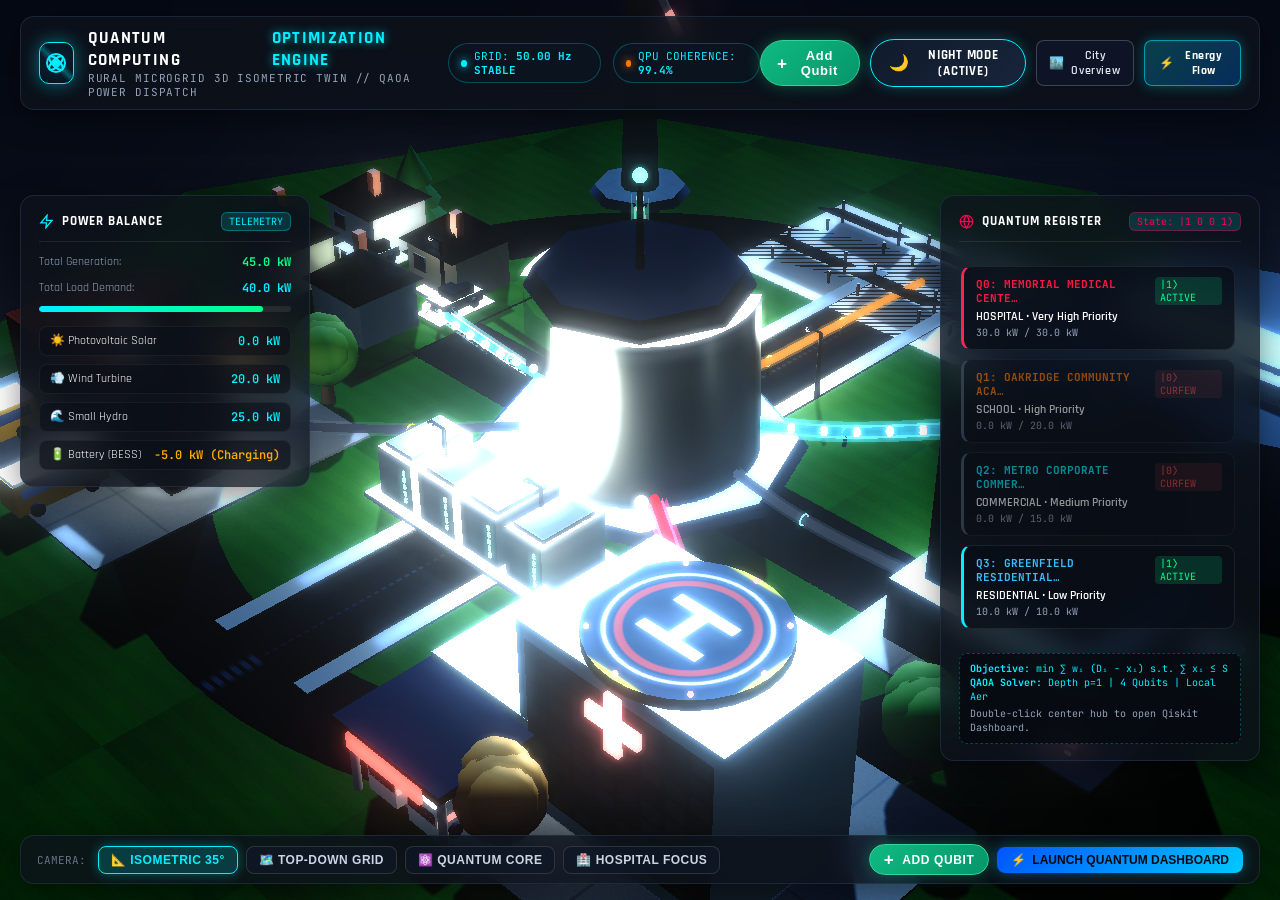
<file: Physics Project/index.html>
<!DOCTYPE html>
<html lang="en">
<head>
    <meta charset="UTF-8">
    <meta http-equiv="refresh" content="0; url=microgrid_3d/index.html">
    <title>Redirecting to Quantum Microgrid 3D Engine...</title>
    <script>
        window.location.href = "microgrid_3d/index.html";
    </script>
</head>
<body style="background:#07090E; color:#00F0FF; font-family:sans-serif; display:flex; align-items:center; justify-content:center; height:100vh; margin:0;">
    <div style="text-align:center;">
        <h2>⚡ Loading Quantum Computing Optimization Engine 3D...</h2>
        <p><a href="microgrid_3d/index.html" style="color:#00F0FF;">Click here if not redirected automatically.</a></p>
    </div>
</body>
</html>
</file>
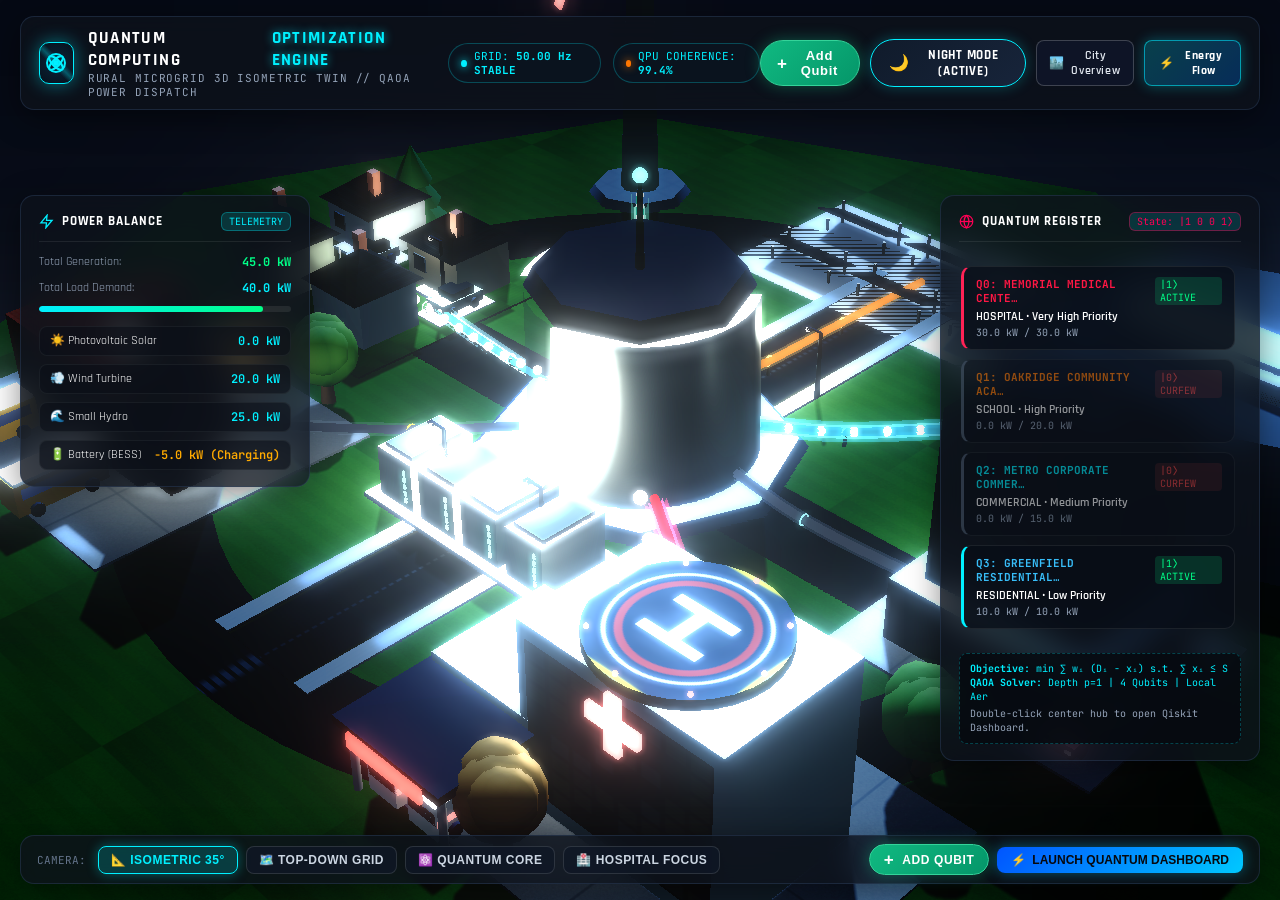
<file: Physics Project/microgrid_3d/index.html>
<!DOCTYPE html>
<html lang="en">
<head>
    <meta charset="UTF-8">
    <meta name="viewport" content="width=device-width, initial-scale=1.0">
    <title>Quantum Computing Optimization Engine | Rural Microgrid 3D Digital Twin</title>
    <link rel="preconnect" href="https://fonts.googleapis.com">
    <link rel="preconnect" href="https://fonts.gstatic.com" crossorigin>
    <link href="https://fonts.googleapis.com/css2?family=JetBrains+Mono:wght@400;600;700&family=Rajdhani:wght@500;600;700&display=swap" rel="stylesheet">
    <link rel="stylesheet" href="styles.css">

    <!-- Three.js and Postprocessing Libraries (Local with CDN Fallback) -->
    <script src="libs/three.min.js"></script>
    <script>
        if (typeof THREE === 'undefined') {
            document.write('<script src="https://cdnjs.cloudflare.com/ajax/libs/three.js/r128/three.min.js"><\/script>');
        }
    </script>
    <script src="libs/OrbitControls.js"></script>
    <script>
        if (typeof THREE.OrbitControls === 'undefined') {
            document.write('<script src="https://cdn.jsdelivr.net/npm/three@0.128.0/examples/js/controls/OrbitControls.js"><\/script>');
        }
    </script>
    <script src="libs/EffectComposer.js"></script>
    <script src="libs/RenderPass.js"></script>
    <script src="libs/ShaderPass.js"></script>
    <script src="libs/CopyShader.js"></script>
    <script src="libs/LuminosityHighPassShader.js"></script>
    <script src="libs/UnrealBloomPass.js"></script>
</head>
<body>
    <!-- 3D WebGL Canvas Viewport -->
    <div id="canvas-container"></div>

    <!-- 3D Projected Floating Energy Flow Panels (Silent Cinematic Energy Flow) -->
    <div id="floating-energy-panels-container"></div>

    <!-- UI Overlay Layer -->
    <div id="ui-overlay">
        <!-- 1. Top Navigation Bar -->
        <header class="top-nav interactive-ui">
            <div class="brand-section">
                <div class="quantum-logo-box">
                    <svg width="24" height="24" viewBox="0 0 24 24" fill="none" stroke="#00F0FF" stroke-width="2" stroke-linecap="round" stroke-linejoin="round">
                        <circle cx="12" cy="12" r="9"></circle>
                        <ellipse cx="12" cy="12" rx="9" ry="3.5" transform="rotate(45 12 12)"></ellipse>
                        <ellipse cx="12" cy="12" rx="9" ry="3.5" transform="rotate(-45 12 12)"></ellipse>
                        <circle cx="12" cy="12" r="2" fill="#00F0FF"></circle>
                    </svg>
                </div>
                <div class="brand-text">
                    <h1>Quantum Computing <span>Optimization Engine</span></h1>
                    <div class="brand-subtitle">RURAL MICROGRID 3D ISOMETRIC TWIN // QAOA POWER DISPATCH</div>
                </div>
            </div>

            <div class="status-telemetry-group">
                <div class="status-pill">
                    <div class="pulse-dot"></div>
                    <span>GRID: <strong>50.00 Hz STABLE</strong></span>
                </div>
                <div class="status-pill">
                    <div class="pulse-dot orange"></div>
                    <span>QPU COHERENCE: <strong>99.4%</strong></span>
                </div>
            </div>

            <!-- Cinematic Day/Night Control & Add Qubit -->
            <div class="day-night-control-group">
                <button id="btn-add-qubit-nav" class="btn-add-qubit" title="Add a new infrastructure node to the microgrid">
                    <span class="plus-icon">+</span>
                    <span>Add Qubit</span>
                </button>
                <button id="day-night-btn" class="toggle-switch-btn" title="Toggle Day/Night Cinematic Environmental Transition">
                    <span id="day-night-icon" class="icon">🌙</span>
                    <span id="day-night-text">NIGHT MODE (ACTIVE)</span>
                </button>
                <button id="cinematic-movie-btn" class="cinematic-movie-btn" title="Automated 360-degree City Overview">
                    <span>🏙️</span> City Overview
                </button>
                <button id="btn-energy-flow" class="energy-flow-btn" title="Trigger Cinematic Energy Flow & Audio Sequence">
                    <span class="bolt-icon">⚡</span> Energy Flow
                </button>
            </div>
        </header>

        <!-- Floating Cinematic Camera Reset Button -->
        <button id="btn-reset-view" class="floating-reset-btn" title="Return to default full-city isometric view" onclick="window.resetCameraView && window.resetCameraView()">
            <span class="btn-icon">↩️</span>
            <span id="reset-view-text" class="btn-text">RESET VIEW (FULL CITY)</span>
        </button>

        <!-- 2. Center Cinematic Notification Banner -->
        <div id="cinematic-banner" class="cinematic-banner">
            <div id="banner-icon" class="banner-icon">🌙</div>
            <div class="banner-text">
                <h3 id="banner-title">CINEMATIC NIGHT MODE ENGAGED</h3>
                <p id="banner-desc">School Curfew Active -> Power Diverted to Hospital (Qubit 0)</p>
            </div>
        </div>

        <!-- 3. Middle Telemetry Panels (Left: Grid Balance | Right: Quantum Register) -->
        <div class="hud-middle-container">
            <!-- Left Panel: Grid Telemetry -->
            <div class="hud-panel interactive-ui">
                <div class="hud-panel-header">
                    <div class="hud-panel-title">
                        <svg width="15" height="15" viewBox="0 0 24 24" fill="none" stroke="#00F0FF" stroke-width="2"><path d="M13 2L3 14h9l-1 8 10-12h-9l1-8z"/></svg>
                        Power Balance
                    </div>
                    <span class="hud-badge">TELEMETRY</span>
                </div>

                <div class="metric-row">
                    <span class="metric-label">Total Generation:</span>
                    <span id="metric-total-gen" class="metric-val" style="color: #00FF88;">70.0 kW</span>
                </div>
                <div class="metric-row">
                    <span class="metric-label">Total Load Demand:</span>
                    <span id="metric-total-load" class="metric-val" style="color: #00F0FF;">60.0 kW</span>
                </div>

                <div class="progress-track">
                    <div id="progress-gen-load" class="progress-fill" style="width: 85%;"></div>
                </div>

                <div class="source-breakdown-list">
                    <div class="source-item">
                        <span class="source-name">☀️ Photovoltaic Solar</span>
                        <span id="val-solar" class="source-val">0.0 kW</span>
                    </div>
                    <div class="source-item">
                        <span class="source-name">💨 Wind Turbine</span>
                        <span id="val-wind" class="source-val">20.0 kW</span>
                    </div>
                    <div class="source-item">
                        <span class="source-name">🌊 Small Hydro</span>
                        <span id="val-hydro" class="source-val">25.0 kW</span>
                    </div>
                    <div class="source-item">
                        <span class="source-name">🔋 Battery (BESS)</span>
                        <span id="val-battery" class="source-val" style="color: #FFAA00;">+25.0 kW (Discharge)</span>
                    </div>
                </div>
            </div>

            <!-- Right Panel: Quantum Qubit Register -->
            <div class="hud-panel interactive-ui quantum-register-panel" id="quantum-register-panel">
                <div class="hud-panel-header">
                    <div class="hud-panel-title">
                        <svg width="15" height="15" viewBox="0 0 24 24" fill="none" stroke="#FF0055" stroke-width="2"><circle cx="12" cy="12" r="10"/><path d="M12 2a14.5 14.5 0 0 0 0 20 14.5 14.5 0 0 0 0-20"/><path d="M2 12h20"/></svg>
                        Quantum Register
                    </div>
                    <span id="qubit-vector-display" class="hud-badge" style="color: #FF0055; border-color: rgba(255,0,85,0.4);">State: |1 0 1 1⟩</span>
                </div>

                <div class="qubit-grid" id="qubit-register-grid">
                    <div class="qubit-card q0">
                        <div class="qubit-top">
                            <span class="qubit-id" style="color: #FF0033;">Q0: HOSPITAL</span>
                            <span class="qubit-state-tag">|1⟩ CRITICAL</span>
                        </div>
                        <div class="qubit-target">Emergency Hub</div>
                        <div id="q0-kw" class="qubit-kw">30.0 kW Allocated</div>
                    </div>

                    <div id="card-q1" class="qubit-card q1 offline">
                        <div class="qubit-top">
                            <span class="qubit-id" style="color: #FF7700;">Q1: SCHOOL</span>
                            <span id="tag-q1" class="qubit-state-tag">|0⟩ CURFEW</span>
                        </div>
                        <div class="qubit-target">Education Campus</div>
                        <div id="q1-kw" class="qubit-kw">0.0 kW (Diverted)</div>
                    </div>

                    <div class="qubit-card q2">
                        <div class="qubit-top">
                            <span class="qubit-id" style="color: #0077FF;">Q2: COMMERCE</span>
                            <span class="qubit-state-tag">|1⟩ ACTIVE</span>
                        </div>
                        <div class="qubit-target">Business Complex</div>
                        <div id="q2-kw" class="qubit-kw">15.0 kW Allocated</div>
                    </div>

                    <div class="qubit-card q3">
                        <div class="qubit-top">
                            <span class="qubit-id" style="color: #00F0FF;">Q3: RESIDENTIAL</span>
                            <span class="qubit-state-tag">|1⟩ ACTIVE</span>
                        </div>
                        <div class="qubit-target">Eco-Residences</div>
                        <div id="q3-kw" class="qubit-kw">15.0 kW Allocated</div>
                    </div>
                </div>

                <div class="quantum-algorithm-box">
                    <div><strong>Objective:</strong> min ∑ wᵢ (Dᵢ - xᵢ) s.t. ∑ xᵢ ≤ S</div>
                    <div><strong>QAOA Solver:</strong> Depth p=1 | 4 Qubits | Local Aer</div>
                    <div style="color: #94A3B8; margin-top: 3px;">Double-click center hub to open Qiskit Dashboard.</div>
                </div>
            </div>
        </div>

        <!-- 4. Floating 3D HUD Tooltip (Disabled per specification) -->
        <div id="hud-tooltip" class="interactive-ui" style="display: none;">
            <div class="tooltip-header">
                <div id="tt-title" class="tooltip-title">HOSPITAL (EMERGENCY)</div>
                <div id="tt-badge" class="tooltip-badge red">Qubit 0 | Life-Critical</div>
            </div>
            <div class="tooltip-field">
                <span class="tooltip-field-label">Facility Type:</span>
                <span id="tt-type-val" class="tooltip-field-val">Trauma Center & Life-Support</span>
            </div>
            <div class="tooltip-field">
                <span class="tooltip-field-label">Operating Timing:</span>
                <span id="tt-timing-val" class="tooltip-field-val">24/7 Continuous</span>
            </div>
            <div class="tooltip-field">
                <span class="tooltip-field-label">Power Required:</span>
                <span id="tt-power-val" class="tooltip-field-val">30.0 kW (Priority Override)</span>
            </div>
            <div id="tt-click-hint" class="tooltip-click-hint" style="display: none;">
                ⚡ DOUBLE-CLICK TO LAUNCH QUANTUM SIMULATION DASHBOARD
            </div>
        </div>

        <!-- 5. Bottom Controls Dock -->
        <footer class="bottom-dock interactive-ui">
            <div class="dock-group">
                <span class="dock-label">CAMERA:</span>
                <button class="dock-btn cam-btn active" data-preset="iso">📐 ISOMETRIC 35°</button>
                <button class="dock-btn cam-btn" data-preset="top">🗺️ TOP-DOWN GRID</button>
                <button class="dock-btn cam-btn" data-preset="center">⚛️ QUANTUM CORE</button>
                <button class="dock-btn cam-btn" data-preset="hospital">🏥 HOSPITAL FOCUS</button>
            </div>

            <div class="dock-group">
                <button id="btn-add-qubit-dock" class="btn-add-qubit" style="padding: 6px 14px; font-size: 12px;" title="Deploy a new infrastructure node into the microgrid">
                    <span class="plus-icon">+</span>
                    <span>ADD QUBIT</span>
                </button>
                <button id="btn-sound-toggle" class="dock-btn" style="display: none;" title="Audio Muted">
                    <span>🔇</span> <span class="label">MUTED</span>
                </button>
                <button id="btn-launch-dashboard" class="action-btn" title="Open Streamlit / Qiskit Simulation Dashboard">
                    <span>⚡</span> LAUNCH QUANTUM DASHBOARD
                </button>
            </div>
        </footer>
    </div>

    <!-- External Link Modal (Triggers on Click State of Center Hub) -->
    <div id="dashboard-modal" class="modal-overlay" onclick="if(event.target === this) window.closeDashboardModal && window.closeDashboardModal(event)">
        <div class="modal-card">
            <div class="modal-header">
                <div class="modal-title">
                    <svg width="20" height="20" viewBox="0 0 24 24" fill="none" stroke="#00F0FF" stroke-width="2"><circle cx="12" cy="12" r="10"/><path d="M12 2a14.5 14.5 0 0 0 0 20 14.5 14.5 0 0 0 0-20"/><path d="M2 12h20"/></svg>
                    Microgrid Control Center — Quantum Dashboard Link
                </div>
                <button id="btn-close-modal" class="modal-close-btn" aria-label="Close" onclick="window.closeDashboardModal && window.closeDashboardModal(event)">&times;</button>
            </div>
            <div class="modal-body">
                <p>You clicked the <strong>Microgrid Control Center / Quantum Optimization Engine</strong>. This links directly to our Python &amp; Qiskit simulation dashboard.</p>
                
                <label style="display: block; margin-top: 14px; font-weight: 600; font-size: 11px; text-transform: uppercase; color: #94A3B8;">
                    Target Dashboard URL:
                </label>
                <input id="modal-url-input" class="input-field" type="text" value="http://localhost:8501" />

                <div class="code-pill">
                    <span>streamlit run app.py</span>
                    <span style="color: #94A3B8; font-size: 11px;">(Command to run Streamlit in QuantumV1-main)</span>
                </div>
            </div>
            <div class="modal-actions">
                <button id="btn-save-url" class="action-btn">
                    <span>🚀</span> OPEN DASHBOARD (NEW TAB)
                </button>
            </div>
        </div>
    </div>

    <!-- Qubit Node Customization / Edit Modal (Click-to-Edit for all Qubits) -->
    <div id="qubit-edit-modal" class="modal-overlay" onclick="if(event.target === this) window.closeQubitEditModal && window.closeQubitEditModal(event)">
        <div class="modal-card" style="width: 500px;">
            <div class="modal-header">
                <div class="modal-title">
                    <span id="modal-node-icon" style="font-size: 20px;">🏥</span>
                    <span id="modal-node-title">Edit Infrastructure Node</span>
                </div>
                <button id="btn-close-edit-modal" class="modal-close-btn" aria-label="Close" onclick="window.closeQubitEditModal && window.closeQubitEditModal(event)">&times;</button>
            </div>
            <div class="modal-body">
                <div class="form-group">
                    <label class="form-label">Facility Name / Label</label>
                    <input id="edit-node-name" class="input-field" type="text" value="" />
                </div>

                <div class="form-group">
                    <label class="form-label">Priority Level (Qubit Weight)</label>
                    <select id="edit-node-priority" class="input-field" style="background: rgba(14,21,33,0.9); cursor: pointer;">
                        <option value="Very High">Very High Priority (Weight: 100 - Critical)</option>
                        <option value="High">High Priority (Weight: 50 - Essential)</option>
                        <option value="Medium">Medium Priority (Weight: 30 - Commercial)</option>
                        <option value="Low">Low Priority (Weight: 10 - Standard)</option>
                    </select>
                </div>

                <div class="form-group">
                    <div style="display: flex; justify-content: space-between; align-items: center; margin-bottom: 6px;">
                        <label class="form-label" style="margin-bottom: 0;">Required Power (kW)</label>
                        <span id="edit-power-val-label" style="font-family: var(--font-mono); font-weight: 700; color: var(--neon-cyan);">30.0 kW</span>
                    </div>
                    <div class="slider-container">
                        <input id="edit-node-power-slider" class="range-slider" type="range" min="5" max="100" step="1" value="30" />
                        <input id="edit-node-power-input" class="input-field" type="number" min="1" max="200" step="0.5" style="width: 85px; margin: 0;" />
                    </div>
                </div>

                <div class="form-group">
                    <label class="form-label">Working Hours (Operating Schedule)</label>
                    <input id="edit-node-hours" class="input-field" type="text" placeholder="e.g. 08:00 - 16:00 or 24/7" style="margin-bottom: 6px;" />
                    <div class="chips-row">
                        <button class="chip-btn" data-hours="24/7">⚡ 24/7 Continuous</button>
                        <button class="chip-btn" data-hours="08:00 - 16:00">☀️ Day: 08:00–16:00</button>
                        <button class="chip-btn" data-hours="09:00 - 21:00">🏢 Commercial: 09:00–21:00</button>
                        <button class="chip-btn" data-hours="17:00 - 23:00">🌙 Evening Peak: 17:00–23:00</button>
                    </div>
                </div>

                <div id="modal-status-pill" class="code-pill" style="margin-top: 10px;">
                    <span id="modal-dispatch-status">⚡ Status: 100% Demand Met (Energized)</span>
                    <span id="modal-qubit-id" style="color: var(--neon-cyan); font-weight: 700;">QUBIT 0</span>
                </div>
            </div>
            <div class="modal-actions" style="display: flex; justify-content: space-between; align-items: center;">
                <button id="btn-delete-node" class="danger-btn" style="display: none;">
                    <span>🗑️</span> Remove Node
                </button>
                <div style="display: flex; gap: 10px; margin-left: auto;">
                    <button id="btn-cancel-edit" class="dock-btn" onclick="window.closeQubitEditModal && window.closeQubitEditModal(event)">Cancel</button>
                    <button id="btn-save-edit" class="action-btn">
                        <span>💾</span> Apply &amp; Re-Optimize
                    </button>
                </div>
            </div>
        </div>
    </div>

    <!-- Add Qubit Modal (Dynamic Node Addition) -->
    <div id="add-qubit-modal" class="modal-overlay" onclick="if(event.target === this) window.closeAddQubitModal && window.closeAddQubitModal(event)">
        <div class="modal-card" style="width: 560px;">
            <div class="modal-header">
                <div class="modal-title">
                    <span style="font-size: 20px;">⚡</span>
                    Deploy New Infrastructure Node (+ Qubit)
                </div>
                <button id="btn-close-add-modal" class="modal-close-btn" aria-label="Close" onclick="window.closeAddQubitModal && window.closeAddQubitModal(event)">&times;</button>
            </div>
            <div class="modal-body">
                <p style="font-size: 12px; margin-bottom: 12px;">Choose a facility archetype or customize specifications to integrate a new Qubit into the QAOA microgrid dispatch matrix.</p>

                <div class="templates-grid">
                    <div class="template-card selected" data-template="factory">
                        <div class="template-header">
                            <span>🏭</span>
                            <span>Industrial Factory</span>
                        </div>
                        <div class="template-specs">25 kW • High Priority • 07:00–17:00</div>
                    </div>
                    <div class="template-card" data-template="datacenter">
                        <div class="template-header">
                            <span>💻</span>
                            <span>Quantum AI Data Center</span>
                        </div>
                        <div class="template-specs">35 kW • High Priority • 24/7</div>
                    </div>
                    <div class="template-card" data-template="evhub">
                        <div class="template-header">
                            <span>⚡</span>
                            <span>EV Fast-Charging Hub</span>
                        </div>
                        <div class="template-specs">25 kW • Medium Priority • 06:00–22:00</div>
                    </div>
                    <div class="template-card" data-template="water">
                        <div class="template-header">
                            <span>💧</span>
                            <span>Water Purification Plant</span>
                        </div>
                        <div class="template-specs">18 kW • Very High • 24/7</div>
                    </div>
                </div>

                <div class="form-group" style="margin-bottom: 12px;">
                    <label class="form-label">Facility Name</label>
                    <input id="add-node-name" class="input-field" type="text" value="Industrial Smart Factory" />
                </div>

                <div style="display: grid; grid-template-columns: 1fr 1fr; gap: 12px;">
                    <div class="form-group">
                        <label class="form-label">Required Power (kW)</label>
                        <input id="add-node-power" class="input-field" type="number" min="5" max="100" value="25.0" />
                    </div>
                    <div class="form-group">
                        <label class="form-label">Working Hours</label>
                        <input id="add-node-hours" class="input-field" type="text" value="07:00 - 17:00" />
                    </div>
                </div>

                <div class="form-group">
                    <label class="form-label">Priority Level</label>
                    <select id="add-node-priority" class="input-field" style="background: rgba(14,21,33,0.9); cursor: pointer;">
                        <option value="Very High">Very High Priority (Weight: 100 - Life-Critical)</option>
                        <option value="High" selected>High Priority (Weight: 50 - Essential Service)</option>
                        <option value="Medium">Medium Priority (Weight: 30 - Commercial/Industrial)</option>
                        <option value="Low">Low Priority (Weight: 10 - Standard/Residential)</option>
                    </select>
                </div>
            </div>
            <div class="modal-actions">
                <button id="btn-cancel-add" class="dock-btn" onclick="window.closeAddQubitModal && window.closeAddQubitModal(event)">Cancel</button>
                <button id="btn-confirm-add" class="btn-add-qubit" style="border-radius: 8px;">
                    <span>⚡</span> Deploy to Microgrid
                </button>
            </div>
        </div>
    </div>

    <!-- Application Scripts -->
    <script src="textures.js"></script>
    <script src="audio.js"></script>
    <script src="app.js"></script>
</body>
</html>
</file>
<file: Physics Project/microgrid_3d/styles.css>
/* ==========================================================================
   Quantum Computing Optimization Engine - Isometric 3D Microgrid
   Cyberpunk / Dark-Mode High-Tech Glassmorphism Design System
   ========================================================================== */

:root {
    --bg-dark: #07090E;
    --bg-panel: rgba(13, 18, 27, 0.78);
    --bg-panel-border: rgba(45, 65, 95, 0.45);
    --bg-panel-hover: rgba(20, 29, 44, 0.9);
    
    --neon-cyan: #00F0FF;
    --neon-blue: #0077FF;
    --neon-red: #FF2255;
    --neon-orange: #FF7700;
    --neon-amber: #FFAA00;
    --neon-green: #00FF88;
    --neon-purple: #9D00FF;
    
    --text-primary: #FFFFFF;
    --text-secondary: #94A3B8;
    --text-muted: #64748B;
    
    --glow-cyan: 0 0 18px rgba(0, 240, 255, 0.45);
    --glow-red: 0 0 18px rgba(255, 34, 85, 0.55);
    --glow-orange: 0 0 18px rgba(255, 119, 0, 0.5);
    --glow-green: 0 0 18px rgba(0, 255, 136, 0.45);
    --font-sans: 'Rajdhani', -apple-system, BlinkMacSystemFont, 'Segoe UI', Roboto, sans-serif;
    --font-mono: 'JetBrains Mono', 'Fira Code', 'Courier New', monospace;
}

* {
    margin: 0;
    padding: 0;
    box-sizing: border-box;
    user-select: none;
    -webkit-user-select: none;
}

html, body {
    width: 100%;
    height: 100%;
    overflow: hidden;
    background-color: var(--bg-dark);
    color: var(--text-primary);
    font-family: var(--font-sans);
}

#canvas-container {
    position: absolute;
    top: 0;
    left: 0;
    width: 100%;
    height: 100%;
    z-index: 1;
}

#canvas-container canvas {
    display: block;
    width: 100%;
    height: 100%;
}

/* ==========================================================================
   UI Overlay Container
   ========================================================================== */
#ui-overlay {
    position: absolute;
    top: 0;
    left: 0;
    width: 100%;
    height: 100%;
    z-index: 10;
    pointer-events: none; /* Allows 3D canvas interaction underneath */
    display: flex;
    flex-direction: column;
    justify-content: space-between;
    padding: 16px 20px;
}

.interactive-ui {
    pointer-events: auto; /* Re-enable pointer events for UI widgets */
}

/* ==========================================================================
   Top Navigation Header
   ========================================================================== */
.top-nav {
    display: flex;
    align-items: center;
    justify-content: space-between;
    background: var(--bg-panel);
    backdrop-filter: blur(14px);
    -webkit-backdrop-filter: blur(14px);
    border: 1px solid var(--bg-panel-border);
    border-radius: 14px;
    padding: 10px 18px;
    box-shadow: 0 8px 32px rgba(0, 0, 0, 0.45);
}

.brand-section {
    display: flex;
    align-items: center;
    gap: 14px;
}

.quantum-logo-box {
    width: 42px;
    height: 42px;
    background: radial-gradient(circle at center, #0B253A 0%, #06111C 100%);
    border: 1px solid var(--neon-cyan);
    border-radius: 10px;
    display: flex;
    align-items: center;
    justify-content: center;
    box-shadow: var(--glow-cyan);
    position: relative;
    overflow: hidden;
}

.quantum-logo-box::after {
    content: '';
    position: absolute;
    width: 100%;
    height: 100%;
    background: linear-gradient(45deg, transparent 40%, rgba(0, 240, 255, 0.3) 50%, transparent 60%);
    animation: shine 3s infinite linear;
}

@keyframes shine {
    0% { transform: translateX(-100%); }
    100% { transform: translateX(100%); }
}

.brand-text h1 {
    font-size: 17px;
    font-weight: 700;
    letter-spacing: 0.08em;
    color: #FFFFFF;
    text-transform: uppercase;
    display: flex;
    align-items: center;
    gap: 8px;
}

.brand-text h1 span {
    color: var(--neon-cyan);
    text-shadow: 0 0 10px rgba(0, 240, 255, 0.7);
}

.brand-subtitle {
    font-size: 11px;
    letter-spacing: 0.08em;
    color: var(--text-secondary);
    font-family: var(--font-mono);
}

.status-telemetry-group {
    display: flex;
    align-items: center;
    gap: 12px;
}

.status-pill {
    background: rgba(11, 20, 32, 0.85);
    border: 1px solid rgba(0, 240, 255, 0.25);
    border-radius: 20px;
    padding: 5px 12px;
    font-size: 11px;
    font-family: var(--font-mono);
    color: var(--neon-cyan);
    display: flex;
    align-items: center;
    gap: 7px;
}

.pulse-dot {
    width: 7px;
    height: 7px;
    border-radius: 50%;
    background: var(--neon-cyan);
    box-shadow: 0 0 8px var(--neon-cyan);
    animation: blink 1.4s infinite ease-in-out;
}

.pulse-dot.red {
    background: var(--neon-red);
    box-shadow: 0 0 8px var(--neon-red);
}

.pulse-dot.orange {
    background: var(--neon-orange);
    box-shadow: 0 0 8px var(--neon-orange);
}

@keyframes blink {
    0%, 100% { opacity: 1; transform: scale(1); }
    50% { opacity: 0.4; transform: scale(0.8); }
}

/* Day/Night Cinematic Control */
.day-night-control-group {
    display: flex;
    align-items: center;
    gap: 10px;
}

.toggle-switch-btn {
    background: linear-gradient(135deg, #101B2B 0%, #17243A 100%);
    border: 1px solid var(--neon-cyan);
    color: #FFFFFF;
    border-radius: 30px;
    padding: 7px 18px;
    font-family: var(--font-sans);
    font-size: 13px;
    font-weight: 700;
    letter-spacing: 0.06em;
    cursor: pointer;
    display: flex;
    align-items: center;
    gap: 10px;
    transition: all 0.3s cubic-bezier(0.16, 1, 0.3, 1);
    box-shadow: 0 0 14px rgba(0, 240, 255, 0.25);
}

.toggle-switch-btn:hover {
    transform: translateY(-1px);
    box-shadow: 0 0 22px rgba(0, 240, 255, 0.45);
    border-color: #FFFFFF;
}

.toggle-switch-btn:active {
    transform: translateY(1px);
}

.toggle-switch-btn .icon {
    font-size: 16px;
    display: flex;
    align-items: center;
}

.toggle-switch-btn.day-mode {
    background: linear-gradient(135deg, #FF7700 0%, #FFAA00 100%);
    border-color: #FFDD55;
    color: #07090E;
    box-shadow: 0 0 20px rgba(255, 170, 0, 0.5);
}

.cinematic-movie-btn {
    background: rgba(15, 23, 42, 0.8);
    border: 1px solid rgba(255, 255, 255, 0.2);
    color: #E2E8F0;
    border-radius: 8px;
    padding: 7px 12px;
    font-size: 12px;
    font-weight: 600;
    font-family: var(--font-sans);
    letter-spacing: 0.05em;
    cursor: pointer;
    display: flex;
    align-items: center;
    gap: 6px;
    transition: all 0.25s ease;
}

.cinematic-movie-btn:hover {
    background: rgba(30, 41, 59, 0.95);
    border-color: var(--neon-amber);
    color: var(--neon-amber);
    box-shadow: 0 0 12px rgba(255, 170, 0, 0.3);
}

.energy-flow-btn {
    background: linear-gradient(135deg, rgba(0, 240, 255, 0.22) 0%, rgba(0, 119, 255, 0.28) 100%);
    border: 1px solid rgba(0, 240, 255, 0.55);
    color: #FFFFFF;
    border-radius: 8px;
    padding: 7px 14px;
    font-size: 12px;
    font-weight: 700;
    font-family: var(--font-sans);
    letter-spacing: 0.05em;
    cursor: pointer;
    display: flex;
    align-items: center;
    gap: 7px;
    box-shadow: 0 0 14px rgba(0, 240, 255, 0.3);
    transition: all 0.25s cubic-bezier(0.16, 1, 0.3, 1);
}

.energy-flow-btn:hover {
    background: linear-gradient(135deg, rgba(0, 240, 255, 0.45) 0%, rgba(0, 119, 255, 0.5) 100%);
    border-color: #00F0FF;
    color: #FFFFFF;
    box-shadow: 0 0 22px rgba(0, 240, 255, 0.65);
    transform: translateY(-1px);
}

.energy-flow-btn.active {
    background: linear-gradient(135deg, #00F0FF 0%, #0077FF 100%);
    border-color: #FFFFFF;
    color: #050B14;
    box-shadow: 0 0 28px rgba(0, 240, 255, 0.9);
    animation: energyPulseBtn 1.2s infinite alternate;
}

@keyframes energyPulseBtn {
    from { box-shadow: 0 0 14px rgba(0, 240, 255, 0.6); }
    to { box-shadow: 0 0 32px rgba(0, 240, 255, 1.0); }
}

body.theme-light .energy-flow-btn {
    background: linear-gradient(135deg, #0284C7 0%, #0369A1 100%);
    border-color: #0284C7;
    color: #FFFFFF;
    box-shadow: 0 2px 10px rgba(2, 132, 199, 0.3);
}

body.theme-light .energy-flow-btn:hover {
    background: linear-gradient(135deg, #0369A1 0%, #075985 100%);
    box-shadow: 0 4px 16px rgba(2, 132, 199, 0.5);
}

/* ==========================================================================
   Center Cinematic Notification Banner
   ========================================================================== */
.cinematic-banner {
    position: absolute;
    top: 76px;
    left: 50%;
    transform: translateX(-50%) translateY(-20px);
    background: rgba(6, 11, 20, 0.92);
    backdrop-filter: blur(16px);
    border: 1px solid var(--neon-cyan);
    border-radius: 12px;
    padding: 10px 24px;
    display: flex;
    align-items: center;
    gap: 14px;
    box-shadow: 0 10px 30px rgba(0, 0, 0, 0.6), var(--glow-cyan);
    opacity: 0;
    pointer-events: none;
    transition: all 0.4s cubic-bezier(0.16, 1, 0.3, 1);
    z-index: 50;
    max-width: 680px;
}

.cinematic-banner.visible {
    opacity: 1;
    transform: translateX(-50%) translateY(0);
}

.cinematic-banner.day-banner {
    border-color: var(--neon-amber);
    box-shadow: 0 10px 30px rgba(0, 0, 0, 0.6), 0 0 20px rgba(255, 170, 0, 0.4);
}

.cinematic-banner.night-banner {
    border-color: var(--neon-purple);
    box-shadow: 0 10px 30px rgba(0, 0, 0, 0.6), 0 0 20px rgba(157, 0, 255, 0.4);
}

.banner-icon {
    font-size: 22px;
}

.banner-text h3 {
    font-size: 13px;
    font-weight: 700;
    letter-spacing: 0.08em;
    text-transform: uppercase;
    color: #FFFFFF;
}

.banner-text p {
    font-size: 11px;
    color: var(--text-secondary);
    font-family: var(--font-mono);
}

/* ==========================================================================
   Floating Telemetry HUD Panels (Left & Right)
   ========================================================================== */
.hud-middle-container {
    display: flex;
    justify-content: space-between;
    align-items: flex-start;
    width: 100%;
    pointer-events: none;
    margin-top: 10px;
}

.hud-panel {
    background: var(--bg-panel);
    backdrop-filter: blur(16px);
    -webkit-backdrop-filter: blur(16px);
    border: 1px solid var(--bg-panel-border);
    border-radius: 14px;
    padding: 16px 18px;
    box-shadow: 0 8px 32px rgba(0, 0, 0, 0.45);
    width: 290px;
    pointer-events: auto;
    transition: transform 0.3s ease, opacity 0.3s ease;
}

.hud-panel-header {
    display: flex;
    align-items: center;
    justify-content: space-between;
    padding-bottom: 10px;
    border-bottom: 1px solid rgba(255, 255, 255, 0.08);
    margin-bottom: 12px;
}

.hud-panel-title {
    font-size: 13px;
    font-weight: 700;
    letter-spacing: 0.08em;
    text-transform: uppercase;
    display: flex;
    align-items: center;
    gap: 8px;
    color: #FFFFFF;
}

.hud-badge {
    font-size: 10px;
    font-family: var(--font-mono);
    padding: 2px 7px;
    border-radius: 6px;
    background: rgba(0, 240, 255, 0.15);
    color: var(--neon-cyan);
    border: 1px solid rgba(0, 240, 255, 0.3);
}

/* Grid Balance Metrics */
.metric-row {
    display: flex;
    justify-content: space-between;
    align-items: center;
    margin-bottom: 10px;
    font-size: 12px;
}

.metric-label {
    color: var(--text-secondary);
}

.metric-val {
    font-family: var(--font-mono);
    font-weight: 700;
    color: #FFFFFF;
}

.progress-track {
    width: 100%;
    height: 6px;
    background: rgba(255, 255, 255, 0.08);
    border-radius: 3px;
    overflow: hidden;
    margin-bottom: 14px;
    position: relative;
}

.progress-fill {
    height: 100%;
    background: linear-gradient(90deg, var(--neon-cyan), var(--neon-green));
    border-radius: 3px;
    transition: width 0.6s cubic-bezier(0.16, 1, 0.3, 1);
}

.source-breakdown-list {
    display: flex;
    flex-direction: column;
    gap: 8px;
    margin-top: 10px;
}

.source-item {
    display: flex;
    align-items: center;
    justify-content: space-between;
    font-size: 12px;
    background: rgba(10, 15, 24, 0.6);
    border-radius: 8px;
    padding: 6px 10px;
    border: 1px solid rgba(255, 255, 255, 0.05);
}

.source-name {
    display: flex;
    align-items: center;
    gap: 7px;
    color: var(--text-primary);
}

.source-val {
    font-family: var(--font-mono);
    color: var(--neon-cyan);
    font-weight: 600;
}

/* Quantum Qubit Register Panel - Vertical Scrollable Layout */
.quantum-register-panel {
    width: 320px;
    display: flex;
    flex-direction: column;
}

.qubit-grid {
    display: flex;
    flex-direction: column;
    gap: 9px;
    margin-top: 10px;
    margin-bottom: 10px;
    max-height: calc(100vh - 290px);
    overflow-y: auto;
    overflow-x: hidden;
    padding-right: 6px;
    padding-left: 2px;
    padding-top: 2px;
    padding-bottom: 2px;
    scrollbar-width: thin;
    scrollbar-color: rgba(0, 240, 255, 0.45) rgba(255, 255, 255, 0.04);
}

/* Custom High-Tech Scrollbar for Quantum Register */
.qubit-grid::-webkit-scrollbar {
    width: 6px;
}

.qubit-grid::-webkit-scrollbar-track {
    background: rgba(15, 23, 42, 0.5);
    border-radius: 6px;
    border: 1px solid rgba(255, 255, 255, 0.05);
}

.qubit-grid::-webkit-scrollbar-thumb {
    background: linear-gradient(180deg, rgba(0, 240, 255, 0.6), rgba(0, 119, 255, 0.6));
    border-radius: 6px;
    box-shadow: 0 0 8px rgba(0, 240, 255, 0.4);
}

.qubit-grid::-webkit-scrollbar-thumb:hover {
    background: linear-gradient(180deg, rgba(0, 240, 255, 0.9), rgba(0, 119, 255, 0.9));
    box-shadow: 0 0 12px rgba(0, 240, 255, 0.8);
}

body.theme-light .qubit-grid::-webkit-scrollbar-track {
    background: #F1F5F9;
    border: 1px solid #CBD5E1;
}

body.theme-light .qubit-grid::-webkit-scrollbar-thumb {
    background: #94A3B8;
}

body.theme-light .qubit-grid::-webkit-scrollbar-thumb:hover {
    background: #64748B;
}

.qubit-card {
    background: rgba(9, 14, 23, 0.75);
    border: 1px solid rgba(255, 255, 255, 0.08);
    border-radius: 10px;
    padding: 10px 12px;
    position: relative;
    width: 100%;
    box-sizing: border-box;
    transition: all 0.25s cubic-bezier(0.16, 1, 0.3, 1);
    flex-shrink: 0;
}

.qubit-card.q0 {
    border-left: 3px solid var(--neon-red);
}

.qubit-card.q1 {
    border-left: 3px solid var(--neon-orange);
}

.qubit-card.q2 {
    border-left: 3px solid var(--neon-blue);
}

.qubit-card.q3 {
    border-left: 3px solid var(--neon-cyan);
}

.qubit-card.offline {
    opacity: 0.55;
    border-left-color: #475569 !important;
}

.qubit-top {
    display: flex;
    align-items: center;
    justify-content: space-between;
    margin-bottom: 4px;
}

.qubit-id {
    font-size: 11px;
    font-family: var(--font-mono);
    font-weight: 700;
}

.qubit-state-tag {
    font-size: 10px;
    font-family: var(--font-mono);
    padding: 1px 5px;
    border-radius: 4px;
    background: rgba(0, 255, 136, 0.15);
    color: var(--neon-green);
}

.qubit-state-tag.baseline, .qubit-card.baseline-card .qubit-state-tag {
    background: rgba(56, 189, 248, 0.2);
    color: #38BDF8;
    border: 1px solid rgba(56, 189, 248, 0.35);
}

.qubit-card.baseline-card {
    border-left-color: #38BDF8 !important;
}

.qubit-card.offline .qubit-state-tag {
    background: rgba(239, 68, 68, 0.15);
    color: #EF4444;
}

.qubit-target {
    font-size: 12px;
    font-weight: 600;
    color: #FFFFFF;
    white-space: nowrap;
    overflow: hidden;
    text-overflow: ellipsis;
}

.qubit-kw {
    font-size: 10px;
    font-family: var(--font-mono);
    color: var(--text-secondary);
    margin-top: 2px;
}

/* ==========================================================================
   Expanded Qubit Register Card & Fulfillment Metrics Panel
   ========================================================================== */
.qubit-card {
    transition: all 0.25s cubic-bezier(0.16, 1, 0.3, 1);
}

.qubit-card:hover {
    border-color: rgba(0, 240, 255, 0.5);
    background: rgba(15, 23, 42, 0.88);
}

.qubit-card.card-expanded {
    background: rgba(14, 23, 38, 0.98) !important;
    border-color: var(--neon-cyan) !important;
    box-shadow: 0 8px 24px rgba(0, 0, 0, 0.7), 0 0 16px rgba(0, 240, 255, 0.3) !important;
}

.qubit-card.card-expanded.q0 {
    border-left-color: var(--neon-red) !important;
    box-shadow: 0 8px 24px rgba(0, 0, 0, 0.7), 0 0 16px rgba(255, 23, 68, 0.35) !important;
}

.qubit-card.card-expanded.q1 {
    border-left-color: var(--neon-orange) !important;
    box-shadow: 0 8px 24px rgba(0, 0, 0, 0.7), 0 0 16px rgba(255, 119, 0, 0.35) !important;
}

.qubit-card.card-expanded.q2, .qubit-card.card-expanded.q3 {
    border-left-color: var(--neon-cyan) !important;
    box-shadow: 0 8px 24px rgba(0, 0, 0, 0.7), 0 0 16px rgba(0, 240, 255, 0.35) !important;
}

.qubit-fulfillment-panel {
    margin-top: 10px;
    padding-top: 10px;
    border-top: 1px dashed rgba(255, 255, 255, 0.14);
    animation: fadeInSlide 0.25s ease-out;
}

@keyframes fadeInSlide {
    from { opacity: 0; transform: translateY(-6px); }
    to { opacity: 1; transform: translateY(0); }
}

.fulfillment-header {
    display: flex;
    justify-content: space-between;
    align-items: center;
    margin-bottom: 6px;
}

.fulfillment-title {
    font-size: 9px;
    font-weight: 700;
    font-family: var(--font-mono);
    color: var(--text-muted);
    letter-spacing: 0.08em;
}

.fulfillment-status-badge {
    font-size: 9px;
    font-weight: 700;
    font-family: var(--font-mono);
    padding: 2px 6px;
    border-radius: 4px;
    text-transform: uppercase;
}

.fulfillment-status-badge.fulfillment-met {
    background: rgba(16, 185, 129, 0.2);
    color: #10B981;
    border: 1px solid rgba(16, 185, 129, 0.4);
}

.fulfillment-status-badge.fulfillment-partial {
    background: rgba(245, 158, 11, 0.2);
    color: #F59E0B;
    border: 1px solid rgba(245, 158, 11, 0.4);
}

.fulfillment-status-badge.fulfillment-cut {
    background: rgba(239, 68, 68, 0.2);
    color: #EF4444;
    border: 1px solid rgba(239, 68, 68, 0.4);
}

.fulfillment-bar-bg {
    height: 6px;
    background: rgba(255, 255, 255, 0.1);
    border-radius: 3px;
    overflow: hidden;
    margin-bottom: 8px;
}

.fulfillment-bar-fill {
    height: 100%;
    border-radius: 3px;
    transition: width 0.4s ease;
}

.fulfillment-bar-fill.fulfillment-met {
    background: linear-gradient(90deg, #059669, #10B981);
    box-shadow: 0 0 8px rgba(16, 185, 129, 0.6);
}

.fulfillment-bar-fill.fulfillment-partial {
    background: linear-gradient(90deg, #D97706, #F59E0B);
    box-shadow: 0 0 8px rgba(245, 158, 11, 0.6);
}

.fulfillment-bar-fill.fulfillment-cut {
    background: linear-gradient(90deg, #DC2626, #EF4444);
}

.fulfillment-metrics-grid {
    display: flex;
    flex-direction: column;
    gap: 4px;
    font-size: 11px;
    margin-bottom: 10px;
}

.fulfillment-metrics-grid .metric-row {
    display: flex;
    justify-content: space-between;
    align-items: center;
}

.fulfillment-metrics-grid .m-label {
    color: var(--text-secondary);
}

.fulfillment-metrics-grid .m-val {
    font-family: var(--font-mono);
    font-weight: 700;
    color: #FFFFFF;
}

.fulfillment-metrics-grid .m-val.fulfillment-met {
    color: #10B981;
}

.fulfillment-metrics-grid .m-val.fulfillment-partial {
    color: #F59E0B;
}

.fulfillment-metrics-grid .m-val.fulfillment-cut {
    color: #EF4444;
}

.fulfillment-metrics-grid .status-highlight {
    margin-top: 3px;
    padding-top: 5px;
    border-top: 1px dotted rgba(255, 255, 255, 0.15);
}

.fulfillment-metrics-grid .m-status-text {
    font-weight: 700;
    font-size: 11px;
}

.fulfillment-metrics-grid .m-status-text.fulfillment-met {
    color: #10B981;
}

.fulfillment-metrics-grid .m-status-text.fulfillment-partial {
    color: #F59E0B;
}

.fulfillment-metrics-grid .m-status-text.fulfillment-cut {
    color: #EF4444;
}

.card-action-row {
    display: flex;
    gap: 6px;
    margin-top: 8px;
}

.card-edit-btn, .card-reset-btn {
    flex: 1;
    background: rgba(255, 255, 255, 0.08);
    border: 1px solid rgba(255, 255, 255, 0.15);
    border-radius: 6px;
    padding: 5px 8px;
    font-size: 10px;
    font-weight: 600;
    color: #CBD5E1;
    cursor: pointer;
    display: flex;
    align-items: center;
    justify-content: center;
    gap: 4px;
    transition: all 0.2s ease;
}

.card-edit-btn:hover {
    background: rgba(0, 240, 255, 0.18);
    border-color: var(--neon-cyan);
    color: #FFFFFF;
}

.card-reset-btn:hover {
    background: rgba(255, 255, 255, 0.18);
    color: #FFFFFF;
}

/* ==========================================================================
   Floating Cinematic Camera Reset Button
   ========================================================================== */
.floating-reset-btn {
    position: absolute;
    top: 76px;
    left: 50%;
    transform: translateX(-50%) translateY(-24px);
    background: rgba(11, 17, 29, 0.94);
    backdrop-filter: blur(14px);
    -webkit-backdrop-filter: blur(14px);
    border: 1px solid var(--neon-cyan);
    border-radius: 30px;
    padding: 8px 18px;
    font-size: 12px;
    font-weight: 700;
    font-family: var(--font-mono);
    letter-spacing: 0.06em;
    color: #FFFFFF;
    cursor: pointer;
    z-index: 95;
    box-shadow: 0 8px 26px rgba(0, 0, 0, 0.65), 0 0 16px rgba(0, 240, 255, 0.4);
    display: flex;
    align-items: center;
    gap: 8px;
    opacity: 0;
    pointer-events: none;
    transition: all 0.3s cubic-bezier(0.16, 1, 0.3, 1);
}

.floating-reset-btn.visible {
    opacity: 1;
    pointer-events: auto;
    transform: translateX(-50%) translateY(0);
}

.floating-reset-btn:hover {
    background: rgba(0, 240, 255, 0.25);
    border-color: #00F0FF;
    box-shadow: 0 8px 32px rgba(0, 240, 255, 0.55);
    transform: translateX(-50%) translateY(-2px);
}

.quantum-algorithm-box {
    margin-top: 12px;
    background: rgba(7, 10, 16, 0.85);
    border: 1px dashed rgba(0, 240, 255, 0.25);
    border-radius: 8px;
    padding: 8px 10px;
    font-family: var(--font-mono);
    font-size: 10px;
    color: var(--neon-cyan);
    line-height: 1.4;
}

/* ==========================================================================
   Floating 3D HUD Tooltip (Disabled per specification)
   ========================================================================== */
#hud-tooltip,
#hud-tooltip.visible {
    display: none !important;
    visibility: hidden !important;
    opacity: 0 !important;
    pointer-events: none !important;
}

#hud-tooltip.q0 {
    border-color: var(--neon-red);
    box-shadow: 0 12px 36px rgba(0, 0, 0, 0.65), var(--glow-red);
}

#hud-tooltip.q1 {
    border-color: var(--neon-orange);
    box-shadow: 0 12px 36px rgba(0, 0, 0, 0.65), var(--glow-orange);
}

#hud-tooltip.q2, #hud-tooltip.q3 {
    border-color: var(--neon-cyan);
    box-shadow: 0 12px 36px rgba(0, 0, 0, 0.65), var(--glow-cyan);
}

#hud-tooltip.center-hub {
    border-color: #FFFFFF;
    box-shadow: 0 12px 36px rgba(0, 0, 0, 0.65), 0 0 25px rgba(0, 240, 255, 0.6);
}

.tooltip-header {
    display: flex;
    align-items: center;
    justify-content: space-between;
    padding-bottom: 8px;
    border-bottom: 1px solid rgba(255, 255, 255, 0.1);
    margin-bottom: 10px;
}

.tooltip-title {
    font-size: 13px;
    font-weight: 700;
    letter-spacing: 0.05em;
    color: #FFFFFF;
    text-transform: uppercase;
}

.tooltip-badge {
    font-size: 9px;
    font-family: var(--font-mono);
    padding: 2px 6px;
    border-radius: 4px;
    font-weight: 600;
    text-transform: uppercase;
}

.tooltip-badge.red {
    background: rgba(255, 34, 85, 0.2);
    color: var(--neon-red);
    border: 1px solid rgba(255, 34, 85, 0.4);
}

.tooltip-badge.orange {
    background: rgba(255, 119, 0, 0.2);
    color: var(--neon-orange);
    border: 1px solid rgba(255, 119, 0, 0.4);
}

.tooltip-badge.blue {
    background: rgba(0, 119, 255, 0.2);
    color: var(--neon-cyan);
    border: 1px solid rgba(0, 119, 255, 0.4);
}

.tooltip-field {
    margin-bottom: 6px;
    font-size: 11px;
    display: flex;
    justify-content: space-between;
    align-items: flex-start;
}

.tooltip-field-label {
    color: var(--text-secondary);
}

.tooltip-field-val {
    font-family: var(--font-mono);
    color: #FFFFFF;
    font-weight: 600;
    text-align: right;
}

.tooltip-click-hint {
    margin-top: 8px;
    padding-top: 6px;
    border-top: 1px dashed rgba(255, 255, 255, 0.15);
    font-size: 10px;
    color: var(--neon-cyan);
    text-align: center;
    letter-spacing: 0.06em;
    text-transform: uppercase;
    font-weight: 700;
    animation: pulseHint 1.2s infinite ease-in-out;
}

@keyframes pulseHint {
    0%, 100% { opacity: 1; }
    50% { opacity: 0.5; }
}

/* ==========================================================================
   Bottom Controls Dock
   ========================================================================== */
.bottom-dock {
    display: flex;
    align-items: center;
    justify-content: space-between;
    background: var(--bg-panel);
    backdrop-filter: blur(14px);
    -webkit-backdrop-filter: blur(14px);
    border: 1px solid var(--bg-panel-border);
    border-radius: 14px;
    padding: 8px 16px;
    box-shadow: 0 8px 32px rgba(0, 0, 0, 0.45);
}

.dock-group {
    display: flex;
    align-items: center;
    gap: 8px;
}

.dock-label {
    font-size: 11px;
    color: var(--text-muted);
    font-family: var(--font-mono);
    text-transform: uppercase;
    margin-right: 4px;
}

.dock-btn {
    background: rgba(16, 24, 38, 0.8);
    border: 1px solid rgba(255, 255, 255, 0.12);
    color: #CBD5E1;
    border-radius: 8px;
    padding: 6px 12px;
    font-size: 12px;
    font-weight: 600;
    letter-spacing: 0.04em;
    cursor: pointer;
    transition: all 0.2s ease;
    display: flex;
    align-items: center;
    gap: 6px;
}

.dock-btn:hover {
    background: rgba(28, 40, 60, 0.9);
    border-color: var(--neon-cyan);
    color: #FFFFFF;
    box-shadow: 0 0 10px rgba(0, 240, 255, 0.25);
}

.dock-btn.active {
    background: rgba(0, 240, 255, 0.18);
    border-color: var(--neon-cyan);
    color: var(--neon-cyan);
    box-shadow: 0 0 12px rgba(0, 240, 255, 0.35);
}

.action-btn {
    background: linear-gradient(135deg, #0055FF 0%, #00C8FF 100%);
    border: none;
    color: #07090E;
    font-weight: 700;
    border-radius: 8px;
    padding: 6px 14px;
    font-size: 12px;
    cursor: pointer;
    box-shadow: 0 0 14px rgba(0, 200, 255, 0.4);
    transition: all 0.2s ease;
    display: flex;
    align-items: center;
    gap: 6px;
}

.action-btn:hover {
    transform: translateY(-1px);
    box-shadow: 0 0 20px rgba(0, 200, 255, 0.65);
    color: #FFFFFF;
}

/* ==========================================================================
   Modals & Drawers
   ========================================================================== */
.modal-overlay {
    position: fixed;
    top: 0;
    left: 0;
    width: 100%;
    height: 100%;
    background: rgba(3, 6, 12, 0.75);
    backdrop-filter: blur(8px);
    z-index: 200;
    display: none !important;
    align-items: center;
    justify-content: center;
    opacity: 0;
    pointer-events: none !important;
    transition: opacity 0.3s ease;
}

.modal-overlay.active {
    display: flex !important;
    opacity: 1 !important;
    pointer-events: auto !important;
}

.modal-card {
    background: #0B111D;
    border: 1px solid var(--neon-cyan);
    border-radius: 16px;
    padding: 24px;
    width: 520px;
    max-width: 90vw;
    box-shadow: 0 20px 60px rgba(0, 0, 0, 0.8), var(--glow-cyan);
    transform: scale(0.95);
    transition: transform 0.3s cubic-bezier(0.16, 1, 0.3, 1);
}

.modal-overlay.active .modal-card {
    transform: scale(1);
}

.modal-header {
    display: flex;
    justify-content: space-between;
    align-items: center;
    border-bottom: 1px solid rgba(255, 255, 255, 0.1);
    padding-bottom: 12px;
    margin-bottom: 16px;
}

.modal-title {
    font-size: 16px;
    font-weight: 700;
    color: #FFFFFF;
    display: flex;
    align-items: center;
    gap: 8px;
}

.modal-close-btn {
    background: rgba(255, 255, 255, 0.08);
    border: 1px solid rgba(255, 255, 255, 0.18);
    border-radius: 8px;
    width: 36px;
    height: 36px;
    display: inline-flex;
    align-items: center;
    justify-content: center;
    color: var(--text-muted);
    font-size: 22px;
    font-weight: 700;
    cursor: pointer;
    line-height: 1;
    pointer-events: auto !important;
    z-index: 100;
    transition: all 0.2s ease;
    padding: 0;
}

.modal-close-btn:hover {
    background: rgba(239, 68, 68, 0.25);
    border-color: #EF4444;
    color: #FFFFFF;
    transform: scale(1.08);
}

body.theme-light .modal-close-btn {
    background: #F1F5F9;
    border-color: #CBD5E1;
    color: #475569;
}

body.theme-light .modal-close-btn:hover {
    background: rgba(239, 68, 68, 0.15);
    border-color: #EF4444;
    color: #EF4444;
}

.modal-body {
    font-size: 13px;
    color: var(--text-secondary);
    line-height: 1.6;
}

.code-pill {
    background: rgba(0, 0, 0, 0.4);
    border: 1px solid rgba(255, 255, 255, 0.1);
    border-radius: 6px;
    padding: 8px 12px;
    font-family: var(--font-mono);
    font-size: 12px;
    color: var(--neon-cyan);
    margin: 12px 0;
    display: flex;
    align-items: center;
    justify-content: space-between;
}

.modal-actions {
    display: flex;
    justify-content: flex-end;
    gap: 12px;
    margin-top: 20px;
}

.input-field {
    width: 100%;
    background: rgba(5, 8, 14, 0.7);
    border: 1px solid rgba(255, 255, 255, 0.2);
    border-radius: 8px;
    padding: 8px 12px;
    color: #FFFFFF;
    font-family: var(--font-mono);
    font-size: 13px;
    margin: 8px 0 14px 0;
    outline: none;
    transition: border-color 0.2s ease;
}

.input-field:focus {
    border-color: var(--neon-cyan);
    box-shadow: 0 0 10px rgba(0, 240, 255, 0.3);
}

/* ==========================================================================
   Responsive Adaptations
   ========================================================================== */
@media (max-width: 900px) {
    .hud-middle-container {
        flex-direction: column;
        gap: 10px;
        align-items: flex-start;
    }
    .hud-panel {
        width: 100%;
        max-width: 320px;
    }
}

/* ==========================================================================
   LIGHT THEME (Daytime State - High-Visibility Clean Architectural Mode)
   ========================================================================== */
body.theme-light {
    --bg-dark: #82A4C8;
    --bg-panel: rgba(255, 255, 255, 0.92);
    --bg-panel-border: rgba(148, 163, 184, 0.6);
    --bg-panel-hover: rgba(248, 250, 252, 0.98);

    --neon-cyan: #0284C7;
    --neon-blue: #2563EB;
    --neon-red: #DC2626;
    --neon-orange: #EA580C;
    --neon-amber: #D97706;
    --neon-green: #16A34A;
    --neon-purple: #7C3AED;

    --text-primary: #0F172A;
    --text-secondary: #334155;
    --text-muted: #64748B;

    --glow-cyan: 0 0 14px rgba(2, 132, 199, 0.3);
    --glow-red: 0 0 14px rgba(220, 38, 38, 0.35);
    --glow-orange: 0 0 14px rgba(234, 88, 12, 0.3);
    --glow-green: 0 0 14px rgba(22, 163, 74, 0.3);

    background-color: #82A4C8;
    color: var(--text-primary);
}

body.theme-light .top-nav,
body.theme-light .hud-panel,
body.theme-light .bottom-dock {
    background: var(--bg-panel);
    border: 1px solid var(--bg-panel-border);
    box-shadow: 0 10px 30px rgba(15, 23, 42, 0.12);
}

body.theme-light .brand-text h1 {
    color: #0F172A;
}

body.theme-light .brand-text h1 span {
    color: var(--neon-cyan);
    text-shadow: none;
}

body.theme-light .quantum-logo-box {
    background: radial-gradient(circle at center, #E0F2FE 0%, #BAE6FD 100%);
    border-color: var(--neon-cyan);
    box-shadow: 0 0 12px rgba(2, 132, 199, 0.25);
}

body.theme-light .quantum-logo-box svg {
    stroke: #0284C7;
}

body.theme-light .status-pill {
    background: #F1F5F9;
    border-color: #CBD5E1;
    color: #0F172A;
}

body.theme-light .toggle-switch-btn {
    background: linear-gradient(135deg, #F8FAFC 0%, #E2E8F0 100%);
    border-color: #94A3B8;
    color: #0F172A;
    box-shadow: 0 2px 8px rgba(0, 0, 0, 0.08);
}

body.theme-light .toggle-switch-btn.day-mode {
    background: linear-gradient(135deg, #F59E0B 0%, #D97706 100%);
    border-color: #F59E0B;
    color: #FFFFFF;
    box-shadow: 0 0 16px rgba(245, 158, 11, 0.4);
}

body.theme-light .hud-panel-title {
    color: #0F172A;
}

body.theme-light .hud-badge {
    background: rgba(2, 132, 199, 0.12);
    color: #0369A1;
    border-color: rgba(2, 132, 199, 0.3);
}

body.theme-light .metric-val {
    color: #0F172A;
}

body.theme-light .progress-track {
    background: #E2E8F0;
}

body.theme-light .source-item {
    background: #F8FAFC;
    border-color: #E2E8F0;
}

body.theme-light .source-name {
    color: #1E293B;
}

body.theme-light .source-val {
    color: #0284C7;
}

body.theme-light .qubit-card {
    background: #FFFFFF;
    border: 1px solid #E2E8F0;
    box-shadow: 0 2px 6px rgba(0, 0, 0, 0.04);
}

body.theme-light .qubit-card.card-expanded {
    background: #FFFFFF !important;
    border-color: #0284C7 !important;
    box-shadow: 0 10px 30px rgba(15, 23, 42, 0.15) !important;
}

body.theme-light .qubit-fulfillment-panel {
    border-top-color: #E2E8F0;
}

body.theme-light .fulfillment-bar-bg {
    background: #E2E8F0;
}

body.theme-light .fulfillment-metrics-grid .m-label {
    color: #64748B;
}

body.theme-light .fulfillment-metrics-grid .m-val {
    color: #0F172A;
}

body.theme-light .card-edit-btn, body.theme-light .card-reset-btn {
    background: #F8FAFC;
    border-color: #CBD5E1;
    color: #334155;
}

body.theme-light .card-edit-btn:hover, body.theme-light .card-reset-btn:hover {
    background: #F1F5F9;
    color: #0F172A;
}

body.theme-light .floating-reset-btn {
    background: #FFFFFF;
    border-color: #0284C7;
    color: #0F172A;
    box-shadow: 0 8px 24px rgba(15, 23, 42, 0.15);
}

body.theme-light .floating-reset-btn:hover {
    background: #F0F9FF;
    border-color: #0284C7;
    color: #0284C7;
}

body.theme-light .qubit-target {
    color: #0F172A;
}

body.theme-light .dock-btn {
    background: #F8FAFC;
    border-color: #CBD5E1;
    color: #334155;
}

body.theme-light .dock-btn:hover {
    background: #F1F5F9;
    border-color: var(--neon-cyan);
    color: #0F172A;
}

body.theme-light .dock-btn.active {
    background: rgba(2, 132, 199, 0.12);
    border-color: var(--neon-cyan);
    color: var(--neon-cyan);
}

body.theme-light #hud-tooltip {
    background: rgba(255, 255, 255, 0.96);
    border-color: #94A3B8;
    box-shadow: 0 14px 40px rgba(15, 23, 42, 0.18);
    color: #0F172A;
}

body.theme-light .tooltip-title {
    color: #0F172A;
}

body.theme-light .tooltip-field-val {
    color: #0F172A;
}

body.theme-light .modal-card {
    background: #FFFFFF;
    border: 1px solid #CBD5E1;
    box-shadow: 0 24px 60px rgba(15, 23, 42, 0.2);
    color: #0F172A;
}

body.theme-light .modal-title {
    color: #0F172A;
}

body.theme-light .input-field {
    background: #F8FAFC;
    border: 1px solid #CBD5E1;
    color: #0F172A;
}

body.theme-light .code-pill {
    background: #F1F5F9;
    border-color: #CBD5E1;
    color: #0369A1;
}

/* ==========================================================================
   + Add Qubit Floating UI Button
   ========================================================================== */
.btn-add-qubit {
    background: linear-gradient(135deg, #10B981 0%, #059669 100%);
    border: 1px solid #34D399;
    color: #FFFFFF;
    font-weight: 700;
    font-size: 13px;
    letter-spacing: 0.05em;
    padding: 7px 16px;
    border-radius: 30px;
    cursor: pointer;
    display: flex;
    align-items: center;
    gap: 8px;
    box-shadow: 0 0 15px rgba(16, 185, 129, 0.4);
    transition: all 0.25s cubic-bezier(0.16, 1, 0.3, 1);
}

.btn-add-qubit:hover {
    transform: translateY(-2px);
    box-shadow: 0 0 24px rgba(16, 185, 129, 0.65);
    background: linear-gradient(135deg, #34D399 0%, #10B981 100%);
}

.btn-add-qubit .plus-icon {
    font-size: 17px;
    font-weight: 800;
    line-height: 1;
}

/* ==========================================================================
   Qubit Customization / Edit Modal
   ========================================================================== */
.form-group {
    margin-bottom: 16px;
}

.form-label {
    display: block;
    font-size: 11px;
    font-weight: 700;
    letter-spacing: 0.06em;
    text-transform: uppercase;
    color: var(--text-secondary);
    margin-bottom: 6px;
}

.slider-container {
    display: flex;
    align-items: center;
    gap: 12px;
}

.range-slider {
    flex: 1;
    -webkit-appearance: none;
    appearance: none;
    height: 6px;
    border-radius: 3px;
    background: rgba(255, 255, 255, 0.15);
    outline: none;
    cursor: pointer;
}

body.theme-light .range-slider {
    background: #CBD5E1;
}

.range-slider::-webkit-slider-thumb {
    -webkit-appearance: none;
    appearance: none;
    width: 18px;
    height: 18px;
    border-radius: 50%;
    background: var(--neon-cyan);
    cursor: pointer;
    box-shadow: 0 0 10px var(--neon-cyan);
    transition: transform 0.15s ease;
}

.range-slider::-webkit-slider-thumb:hover {
    transform: scale(1.2);
}

.chips-row {
    display: flex;
    flex-wrap: wrap;
    gap: 8px;
    margin-top: 8px;
}

.chip-btn {
    background: rgba(255, 255, 255, 0.08);
    border: 1px solid rgba(255, 255, 255, 0.15);
    color: var(--text-secondary);
    border-radius: 6px;
    padding: 4px 10px;
    font-size: 11px;
    font-family: var(--font-mono);
    cursor: pointer;
    transition: all 0.2s ease;
}

body.theme-light .chip-btn {
    background: #F1F5F9;
    border-color: #CBD5E1;
    color: #334155;
}

.chip-btn:hover {
    border-color: var(--neon-cyan);
    color: var(--neon-cyan);
}

.chip-btn.active {
    background: rgba(0, 240, 255, 0.15);
    border-color: var(--neon-cyan);
    color: var(--neon-cyan);
}

.danger-btn {
    background: rgba(239, 68, 68, 0.15);
    border: 1px solid rgba(239, 68, 68, 0.4);
    color: #EF4444;
    border-radius: 8px;
    padding: 8px 14px;
    font-size: 12px;
    font-weight: 700;
    cursor: pointer;
    transition: all 0.2s ease;
    display: flex;
    align-items: center;
    gap: 6px;
}

.danger-btn:hover {
    background: #EF4444;
    color: #FFFFFF;
    box-shadow: 0 0 14px rgba(239, 68, 68, 0.5);
}

/* ==========================================================================
   Add Qubit Template Grid
   ========================================================================== */
.templates-grid {
    display: grid;
    grid-template-columns: 1fr 1fr;
    gap: 12px;
    margin-top: 10px;
    margin-bottom: 18px;
}

.template-card {
    background: rgba(14, 21, 33, 0.7);
    border: 1px solid rgba(255, 255, 255, 0.1);
    border-radius: 10px;
    padding: 12px 14px;
    cursor: pointer;
    transition: all 0.25s ease;
    display: flex;
    flex-direction: column;
    gap: 4px;
}

body.theme-light .template-card {
    background: #F8FAFC;
    border-color: #E2E8F0;
}

.template-card:hover {
    border-color: var(--neon-cyan);
    transform: translateY(-2px);
    box-shadow: 0 6px 20px rgba(0, 240, 255, 0.2);
}

.template-card.selected {
    border-color: var(--neon-green);
    background: rgba(16, 185, 129, 0.12);
    box-shadow: 0 0 15px rgba(16, 185, 129, 0.3);
}

.template-header {
    display: flex;
    align-items: center;
    gap: 8px;
    font-size: 13px;
    font-weight: 700;
    color: var(--text-primary);
}

.template-specs {
    font-size: 11px;
    color: var(--text-secondary);
    font-family: var(--font-mono);
}

/* ==========================================================================
   3D Projected Floating Energy Flow Panels (Silent Cinematic Energy Flow)
   ========================================================================== */
#floating-energy-panels-container {
    position: absolute;
    top: 0;
    left: 0;
    width: 100%;
    height: 100%;
    pointer-events: none;
    overflow: hidden;
    z-index: 12;
}

.floating-energy-badge {
    position: absolute;
    transform: translate(-50%, -100%);
    pointer-events: none;
    z-index: 100;
    display: flex;
    flex-direction: column;
    gap: 6px;
    padding: 10px 16px;
    border-radius: 10px;
    background: rgba(10, 18, 30, 0.94);
    backdrop-filter: blur(10px);
    -webkit-backdrop-filter: blur(10px);
    border: 1.5px solid #00F0FF;
    box-shadow: 0 4px 24px rgba(0, 0, 0, 0.65), 0 0 18px rgba(0, 240, 255, 0.45), inset 0 0 12px rgba(0, 240, 255, 0.15);
    color: #F8FAFC;
    font-family: var(--font-sans);
    font-size: 12px;
    white-space: nowrap;
    opacity: 0;
    animation: badgePopRise 0.5s cubic-bezier(0.16, 1, 0.3, 1) forwards;
    transition: opacity 0.4s ease-out;
}

body.theme-light .floating-energy-badge {
    background: rgba(15, 23, 42, 0.96);
    color: #FFFFFF;
    border-color: #00F0FF;
    box-shadow: 0 8px 30px rgba(0, 0, 0, 0.45), 0 0 20px rgba(0, 240, 255, 0.55);
}

@keyframes badgePopRise {
    0% {
        opacity: 0;
        transform: translate(-50%, -70%) scale(0.85);
    }
    100% {
        opacity: 1;
        transform: translate(-50%, -100%) scale(1);
    }
}

.floating-energy-badge.fade-out-fast {
    opacity: 0 !important;
    transition: opacity 0.5s ease-out !important;
}

.floating-energy-badge.fade-out-5s {
    opacity: 0 !important;
    transition: opacity 5.0s cubic-bezier(0.25, 1, 0.5, 1) !important;
}

.badge-header {
    display: flex;
    align-items: center;
    gap: 8px;
    font-size: 13px;
    font-weight: 700;
    letter-spacing: 0.05em;
    color: #FFFFFF;
    border-bottom: 1px solid rgba(255, 255, 255, 0.15);
    padding-bottom: 5px;
}

.badge-icon {
    font-size: 15px;
}

.badge-metric-grid {
    display: flex;
    flex-direction: column;
    gap: 4px;
    font-family: var(--font-mono);
    font-size: 11px;
}

.badge-row {
    display: flex;
    justify-content: space-between;
    gap: 16px;
    align-items: center;
}

.badge-label {
    color: #94A3B8;
}

.badge-val {
    font-weight: 700;
}

.badge-single-metric {
    font-family: var(--font-mono);
    font-size: 12px;
    font-weight: 600;
    color: #E2E8F0;
    display: flex;
    align-items: center;
    gap: 8px;
}

.badge-single-metric strong {
    font-size: 14px;
    color: #00F0FF;
    font-weight: 700;
}

.highlight-cyan { color: #00F0FF !important; }
.highlight-green { color: #00FF88 !important; }
.highlight-orange { color: #FF7700 !important; }
.highlight-red { color: #FF2255 !important; }
.highlight-gold { color: #FBBF24 !important; }
.highlight-purple { color: #C084FC !important; }

/* Pointer arrow under floating badge */
.floating-energy-badge::after {
    content: '';
    position: absolute;
    bottom: -6px;
    left: 50%;
    transform: translateX(-50%);
    width: 0;
    height: 0;
    border-left: 6px solid transparent;
    border-right: 6px solid transparent;
    border-top: 6px solid rgba(10, 18, 30, 0.94);
}
</file>
